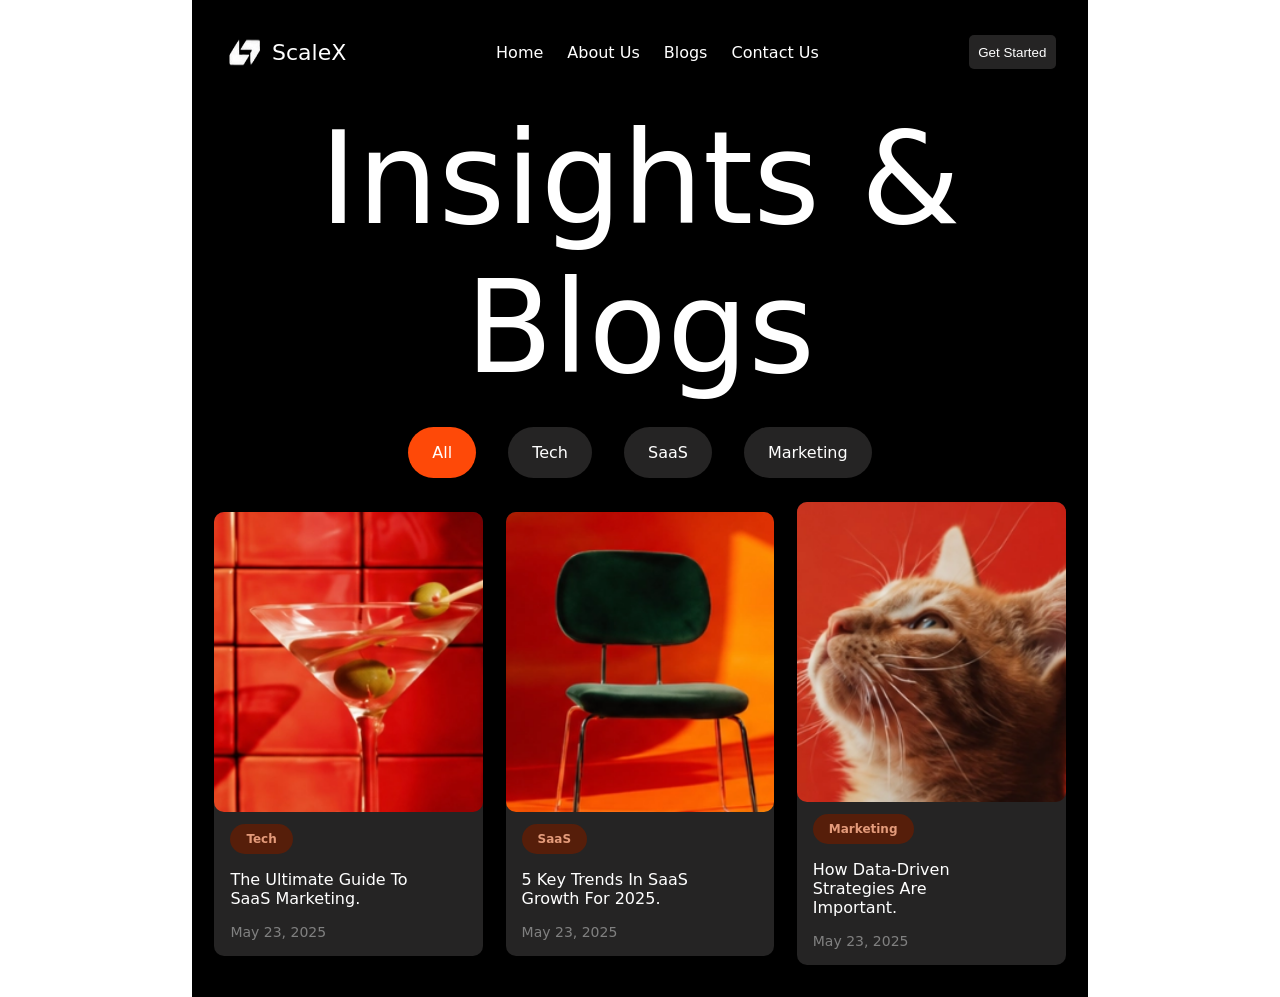
<file: 2nd assignment/easy/index.html>
<!doctype html>
<html lang="en">
  <head>
    <meta charset="UTF-8" />
    <meta name="viewport" content="width=device-width, initial-scale=1.0" />
    <title>Assignment-2-Easy</title>
    <link rel="stylesheet" href="style.css" />
  </head>
  <body>
    <div id="container">
      <div class="nav">
        <div class="logo">
          <img src="./images/logo.png" alt="logo" height="40" width="40" />
          <span>ScaleX</span>
        </div>
        <div class="menu">
          <ul>
            <li>Home</li>
            <li>About Us</li>
            <li>Blogs</li>
            <li>Contact Us</li>
          </ul>
        </div>
        <div class="btn">
          <button>Get Started</button>
        </div>
      </div>
      <div class="title">
        <p>Insights & Blogs</p>
      </div>
      <div class="filter">
        <div class="div1">
          <p>All</p>
        </div>
        <div class="div2">
          <p>Tech</p>
        </div>
        <div class="div3">
          <p>SaaS</p>
        </div>
        <div class="div4">
          <p>Marketing</p>
        </div>
      </div>
      <div class="cards">
        <div class="card">
          <div class="img">
            <img src="./images/glass.png" alt="glass_logo" />
          </div>
          <div class="chips">
            <span>Tech</span>
          </div>
          <div class="text">
            <p>The ultimate guide to SaaS marketing.</p>
          </div>
          <div class="date">
            <p>May 23, 2025</p>
          </div>
        </div>
        <div class="card">
          <div class="img">
            <img src="./images/chair.png" alt="chair_logo" />
          </div>
          <div class="chips">
            <span>SaaS</span>
          </div>
          <div class="text">
            <p>5 key trends in SaaS growth for 2025.</p>
          </div>
          <div class="date">
            <p>May 23, 2025</p>
          </div>
        </div>
        <div class="card">
          <div class="img">
            <img src="./images/cat.png" alt="cat_logo" />
          </div>
          <div class="chips">
            <span>Marketing</span>
          </div>
          <div class="text">
            <p>How data-driven strategies are important.</p>
          </div>
          <div class="date">
            <p>May 23, 2025</p>
          </div>
        </div>
      </div>
    </div>
  </body>
</html>
</file>
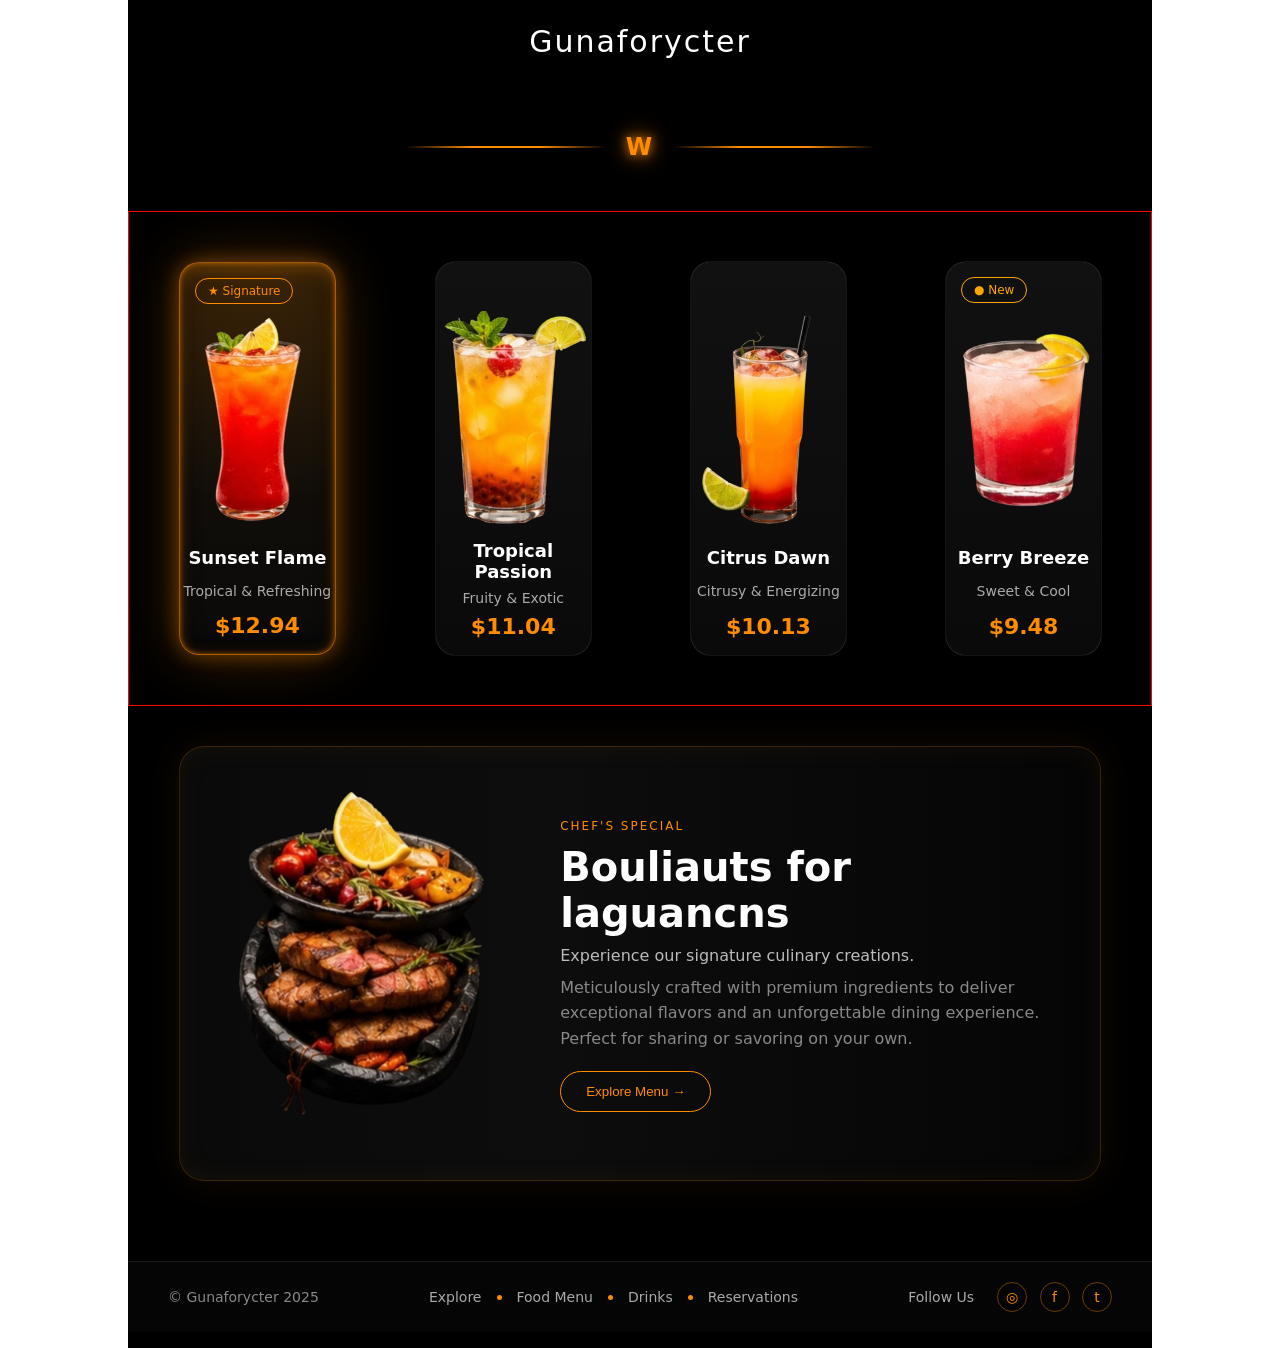
<file: 2nd assignment/medium/index.html>
<!doctype html>
<html lang="en">
  <head>
    <meta charset="UTF-8" />
    <meta name="viewport" content="width=device-width, initial-scale=1.0" />
    <title>Assignment-2-Medium</title>
    <link rel="stylesheet" href="style.css" />
  </head>
  <body>
    <div id="container">
      <div class="heading">
        <p>Gunaforycter</p>
      </div>
      <div class="divider">
        <div class="logo">W</div>
      </div>
      <div class="cards">
        <div class="card active">
          <span class="tag">★ Signature</span>
          <img src="images/sunset.png" />
          <h2>Sunset Flame</h2>
          <p>Tropical & Refreshing</p>
          <div class="price">$12.94</div>
        </div>

        <div class="card">
          <img src="images/tropical.png" />
          <h2>Tropical Passion</h2>
          <p>Fruity & Exotic</p>
          <div class="price">$11.04</div>
        </div>

        <div class="card">
          <img src="images/citrus.png" />
          <h2>Citrus Dawn</h2>
          <p>Citrusy & Energizing</p>
          <div class="price">$10.13</div>
        </div>

        <div class="card">
          <span class="tag new">● New</span>
          <img src="images/berry.png" />
          <h2>Berry Breeze</h2>
          <p>Sweet & Cool</p>
          <div class="price">$9.48</div>
        </div>
      </div>
      <div class="chef">
        <div class="chef-img">
          <img src="./images/food.png" alt="food" />
        </div>

        <div class="chef-content">
          <span class="tag">CHEF'S SPECIAL</span>
          <h2>Bouliauts for laguancns</h2>

          <p class="sub">Experience our signature culinary creations.</p>

          <p class="desc">
            Meticulously crafted with premium ingredients to deliver exceptional
            flavors and an unforgettable dining experience. Perfect for sharing
            or savoring on your own.
          </p>

          <button class="btn">Explore Menu →</button>
        </div>
      </div>
      <div class="footer">
        <div class="left">© Gunaforycter 2025</div>

        <div class="center">
          <a href="#">Explore</a>
          <span class="dot"></span>
          <a href="#">Food Menu</a>
          <span class="dot"></span>
          <a href="#">Drinks</a>
          <span class="dot"></span>
          <a href="#">Reservations</a>
        </div>

        <div class="right">
          <span class="follow">Follow Us</span>

          <div class="icons">
            <span>◎</span>
            <span>f</span>
            <span>t</span>
          </div>
        </div>
      </div>
    </div>
  </body>
</html>
</file>
<file: 2nd assignment/easy/style.css>
* {
  margin: 0;
  padding: 0;
  box-sizing: border-box;
}

html,
body {
  width: 100%;
  height: 100%;
  font-family:
    system-ui,
    -apple-system,
    BlinkMacSystemFont,
    "Segoe UI",
    Roboto,
    Oxygen,
    Ubuntu,
    Cantarell,
    "Open Sans",
    "Helvetica Neue",
    sans-serif;
}

#container {
  width: 70%;
  min-height: 30vh;
  background-color: #000000;
  margin: auto;
  display: flex;
  flex-direction: column;
  justify-content: space-between;
  padding-bottom: 2rem;
}

#container .nav {
  padding: 2rem;
  display: flex;
  flex-direction: row;
  justify-content: space-between;
  align-items: center;
  color: #fff;
}

#container .nav .logo {
  display: flex;
  align-items: center;
}

#container .nav .logo span {
  font-size: 22px;
  margin-left: 0.5rem;
}

#container .nav .menu ul {
  list-style: none;
  display: flex;
  gap: 1.5rem;
}

#container .nav .btn button {
  padding: 0.6rem;
  border-radius: 5px;
  border: none;
  outline: none;
  background-color: #252424;
  color: #fff;
}

#container .title {
  color: #fff;
  text-align: center;
  font-size: 8rem;
  font-weight: 500;
}

#container .filter {
  height: 100px;
  display: flex;
  flex-direction: row;
  justify-content: center;
  align-items: center;
  gap: 2rem;
}

#container .filter .div1 {
  padding: 1rem 1.5rem;
  background-color: #fe4908;
  border-radius: 50px;
  color: #fff;
}

#container .filter .div2 {
  padding: 1rem 1.5rem;
  background-color: #252424;
  border-radius: 50px;
  color: #fff;
}

#container .filter .div3 {
  padding: 1rem 1.5rem;
  background-color: #252424;
  border-radius: 50px;
  color: #fff;
}

#container .filter .div4 {
  padding: 1rem 1.5rem;
  background-color: #252424;
  border-radius: 50px;
  color: #fff;
}

#container .cards {
  width: 100%;
  height: auto;
  display: flex;
  justify-content: space-evenly;
  align-items: center;
}

#container .cards .card {
  width: 30%;
  height: auto;
  background-color: #252424;
  display: flex;
  flex-direction: column;
  justify-content: space-evenly;
  border-radius: 10px;
  padding-bottom: 1rem;
}

#container .cards .card img {
  border-radius: 10px;
  object-fit: cover;
  width: 100%;
  height: 300px;
}

#container .cards .card .chips {
  padding: 0.5rem 1rem;
  background-color: #561e0a;
  color: #e49b7b;
  border-radius: 50px;
  font-weight: bold;
  font-size: 12px;
  align-self: flex-start;
  margin-top: 0.5rem;
  margin-left: 1rem;
}

#container .cards .card .text {
  color: #fff;
  margin-top: 1rem;
  align-self: flex-start;
  width: 70%;
  text-transform: capitalize;
  margin-left: 1rem;
}

#container .cards .card .date {
  color: gray;
  align-self: flex-start;
  margin-left: 1rem;
  margin-top: 1rem;
  font-size: 14px;
}
</file>
<file: 2nd assignment/medium/style.css>
* {
  margin: 0;
  padding: 0;
  box-sizing: border-box;
}

html,
body {
  width: 100%;
  height: 100%;
  font-family:
    system-ui,
    -apple-system,
    BlinkMacSystemFont,
    "Segoe UI",
    Roboto,
    Oxygen,
    Ubuntu,
    Cantarell,
    "Open Sans",
    "Helvetica Neue",
    sans-serif;
}

#container {
  width: 80%;
  min-height: 100vh;
  background-color: black;
  margin: auto;
  display: flex;
  flex-direction: column;
  justify-content: space-between;
  padding-bottom: 1rem;
}

#container .heading {
  color: #fff;
  text-align: center;
  padding: 1.5rem;
  font-size: 30px;
  letter-spacing: 2px;
}

#container .divider {
  display: flex;
  align-items: center;
  justify-content: center;
  margin: 50px 0;
  position: relative;
}

.divider::before,
.divider::after {
  content: "";
  height: 2px;
  width: 200px;
  background: linear-gradient(
    to right,
    transparent,
    #ff8c00,
    #ff8c00,
    transparent
  );
}

.divider::before {
  margin-right: 20px;
}

.divider::after {
  margin-left: 20px;
}

.logo {
  color: #ff8c00;
  font-weight: bold;
  font-size: 24px;
  letter-spacing: 2px;

  text-shadow:
    0 0 10px rgba(255, 140, 0, 0.8),
    0 0 20px rgba(255, 140, 0, 0.6),
    0 0 30px rgba(255, 140, 0, 0.4);
}

#container .cards {
  display: flex;
  gap: 100px;
  justify-content: center;
  padding: 50px;
  border: 1px solid red;
}

#container .cards .card {
  display: flex;
  flex-direction: column;
  justify-content: space-between;
  background: linear-gradient(180deg, #111, #0a0a0a);
  box-shadow: 0 0 1px #ccc;
  border-radius: 20px;
  width: 100%;
  position: relative;
  padding-bottom: 1rem;
}

#container .cards .card.active {
  position: relative;
  border-radius: 20px;

  background:
    radial-gradient(circle at top, rgba(255, 140, 0, 0.15), transparent 60%),
    linear-gradient(180deg, #1a1208, #0a0a0a);

  border: 1px solid rgba(255, 140, 0, 0.6);

  box-shadow:
    0 0 20px rgba(255, 140, 0, 0.4),
    0 0 60px rgba(255, 140, 0, 0.25),
    inset 0 0 15px rgba(255, 140, 0, 0.2),
    inset 0 0 5px rgba(255, 140, 0, 0.5),
    inset 0 10px 15px rgba(255, 140, 0, 0.15),
    inset 0 -10px 20px rgba(0, 0, 0, 0.8);
}

#container .cards .card.active::before {
  content: "";
  position: absolute;
  inset: -1px;
  border-radius: 20px;

  background: linear-gradient(45deg, transparent, #ff8c00, transparent);

  z-index: -1;
  filter: blur(8px);
}

#container .cards .card .tag {
  position: absolute;
  top: 15px;
  left: 15px;
  padding: 5px 12px;
  border-radius: 20px;
  font-size: 12px;
  color: #ff8c00;
  border: 1px solid #ff8c00;
}

#container .cards .card .tag.new {
  color: #ffa500;
  border-color: #ffa500;
}

#container .cards .card img {
  width: 100%;
  height: 220px;
  object-fit: contain;
  margin-top: 3rem;
}

#container .cards .card h2 {
  font-size: 18px;
  margin-top: 10px;
  color: #fff;
  text-align: center;
}

#container .cards .card p {
  font-size: 14px;
  color: #aaa;
  text-align: center;
  margin-top: 0.5rem;
}

#container .cards .card .price {
  color: #ff8c00;
  font-size: 22px;
  font-weight: bold;
  text-align: center;
  margin-top: 0.5rem;
}

#container .chef {
  display: flex;
  align-items: center;
  gap: 40px;
  padding: 40px;
  margin: 40px auto;
  width: 90%;
  border-radius: 25px;

  /* DARK GRADIENT */
  background: linear-gradient(90deg, #0a0a0a 0%, #0d0d0d 40%, #050505 100%);

  /* SOFT GLOW BORDER */
  border: 1px solid rgba(255, 140, 0, 0.2);

  box-shadow:
    0 0 40px rgba(255, 140, 0, 0.08),
    inset 0 0 30px rgba(255, 140, 0, 0.05);
}

#container .chef .chef-img img {
  width: 300px;
  object-fit: contain;
}

#container .chef .chef-content {
  max-width: 600px;
}

#container .chef .chef-content .tag {
  color: #ff8c00;
  letter-spacing: 2px;
  font-size: 12px;
}

#container .chef .chef-content h2 {
  font-size: 40px;
  margin: 10px 0;
  color: #fff;
}

#container .chef .chef-content .sub {
  color: #bbb;
  margin-bottom: 10px;
}

#container .chef .chef-content .desc {
  color: #888;
  line-height: 1.6;
  margin-bottom: 20px;
}

#container .chef .chef-content .btn {
  padding: 12px 25px;
  border-radius: 30px;
  background: transparent;
  color: #ff8c00;

  border: 1px solid #ff8c00;
  cursor: pointer;

  transition: 0.3s;
}

#container .chef .chef-content .btn:hover {
  background: #ff8c00;
  color: black;

  box-shadow: 0 0 20px rgba(255, 140, 0, 0.4);
}

#container .footer {
  display: flex;
  justify-content: space-between;
  align-items: center;
  padding: 20px 40px;
  margin-top: 40px;
  color: #888;
  font-size: 14px;
  border-top: 1px solid rgba(255, 255, 255, 0.08);
  background: #050505;
}

#container .footer .center {
  display: flex;
  align-items: center;
  gap: 15px;
}

#container .footer .center a {
  color: #aaa;
  text-decoration: none;
  transition: 0.3s;
}

#container .footer .center a:hover {
  color: #ff8c00;
}

#container .footer .center .dot {
  width: 5px;
  height: 5px;
  background: #ff8c00;
  border-radius: 50%;
}

#container .footer .right {
  display: flex;
  align-items: center;
  gap: 15px;
}

#container .footer .right .follow {
  color: #aaa;
}

#container .footer .right .icons span {
  display: inline-flex;
  align-items: center;
  justify-content: center;
  width: 30px;
  height: 30px;
  border-radius: 50%;
  border: 1px solid rgba(255, 140, 0, 0.4);
  color: #ff8c00;
  margin-left: 8px;
  cursor: pointer;
  transition: 0.3s;
}

#container .footer .right .icons span:hover {
  background: #ff8c00;
  color: black;
  box-shadow: 0 0 10px rgba(255, 140, 0, 0.6);
}
</file>
